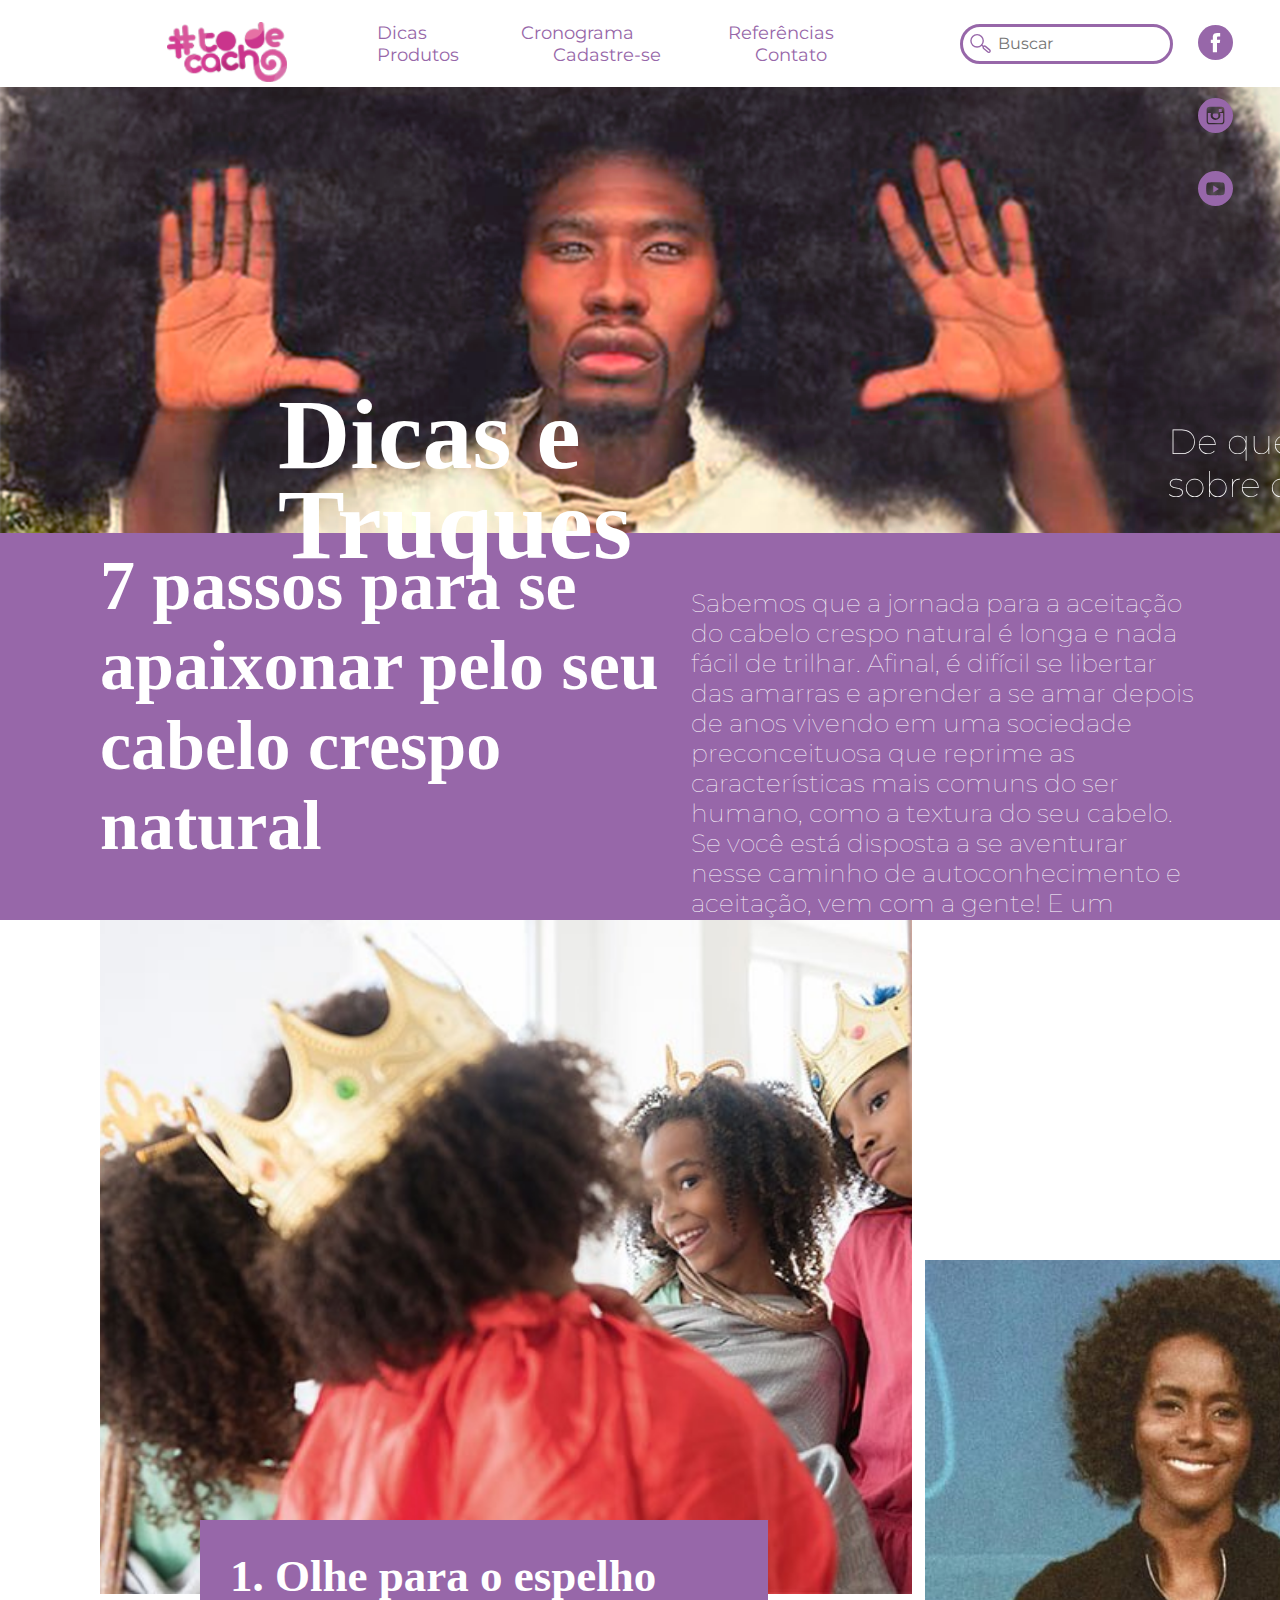
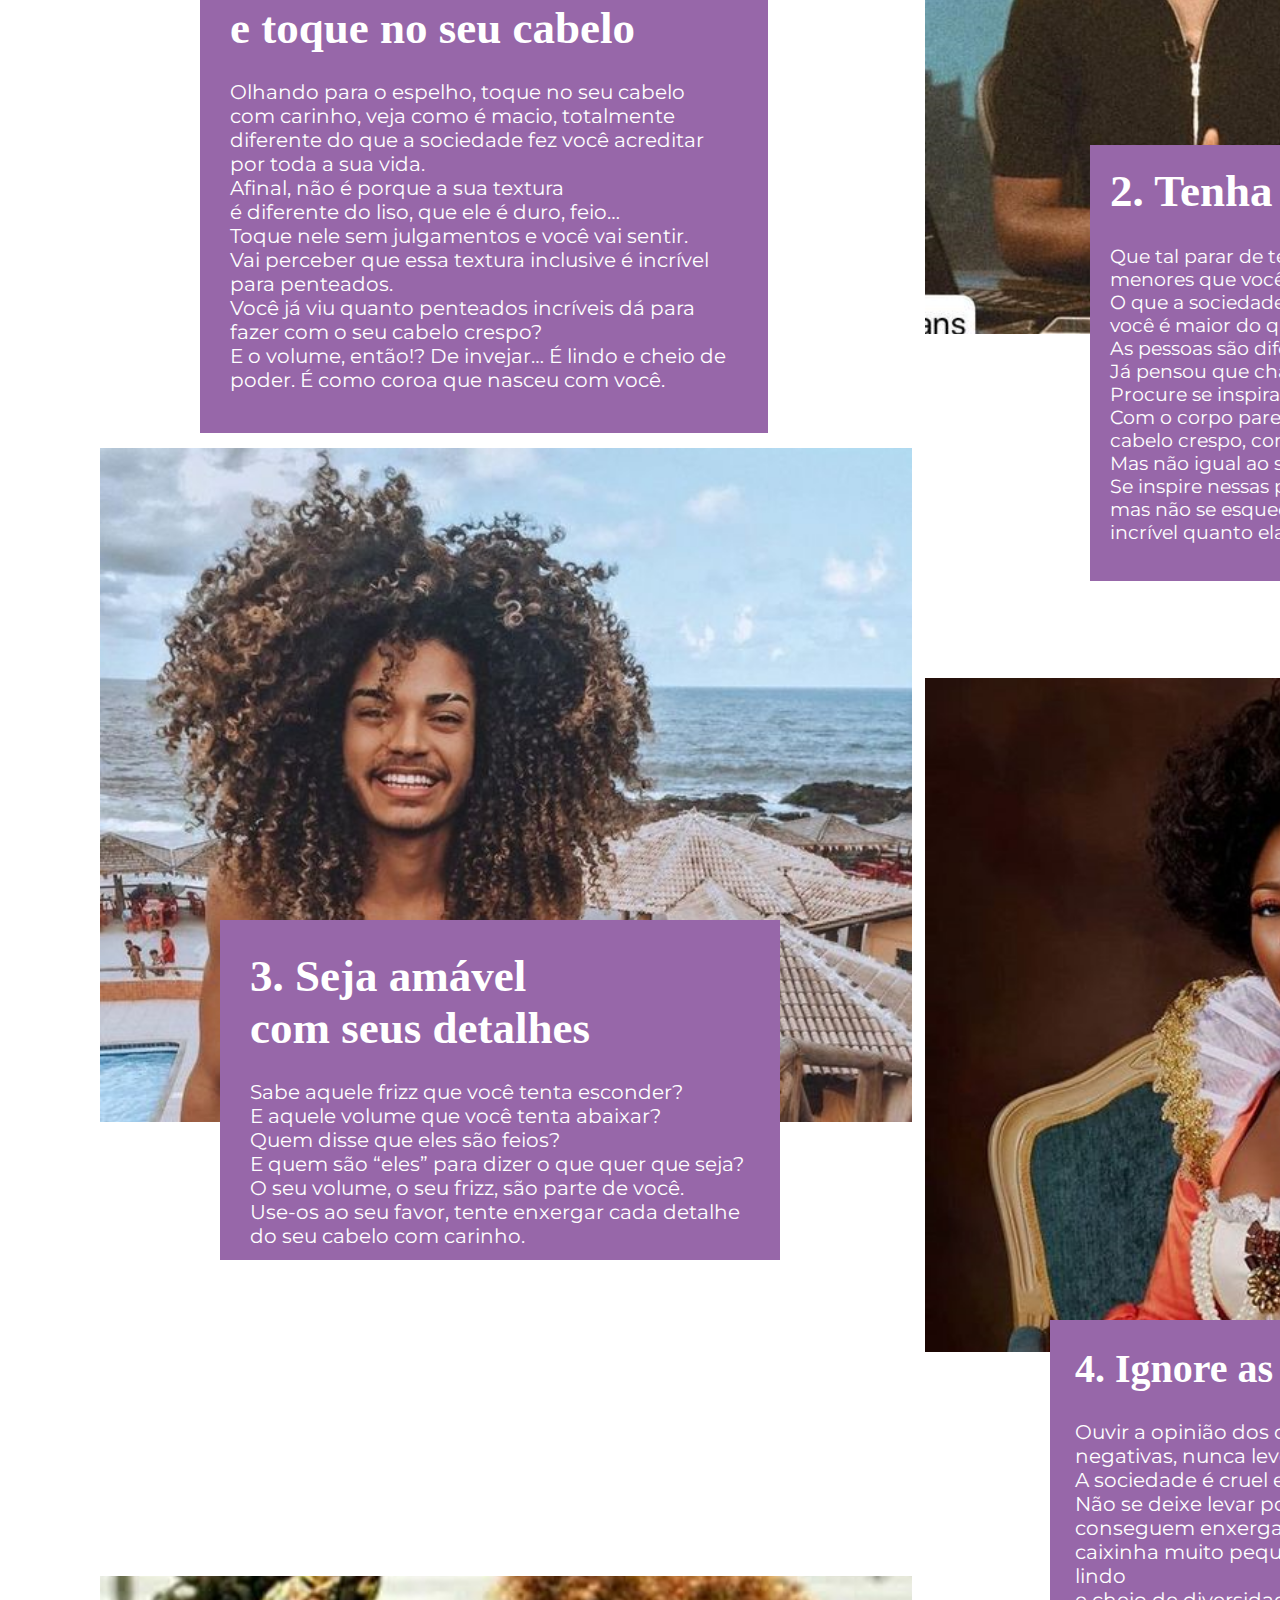
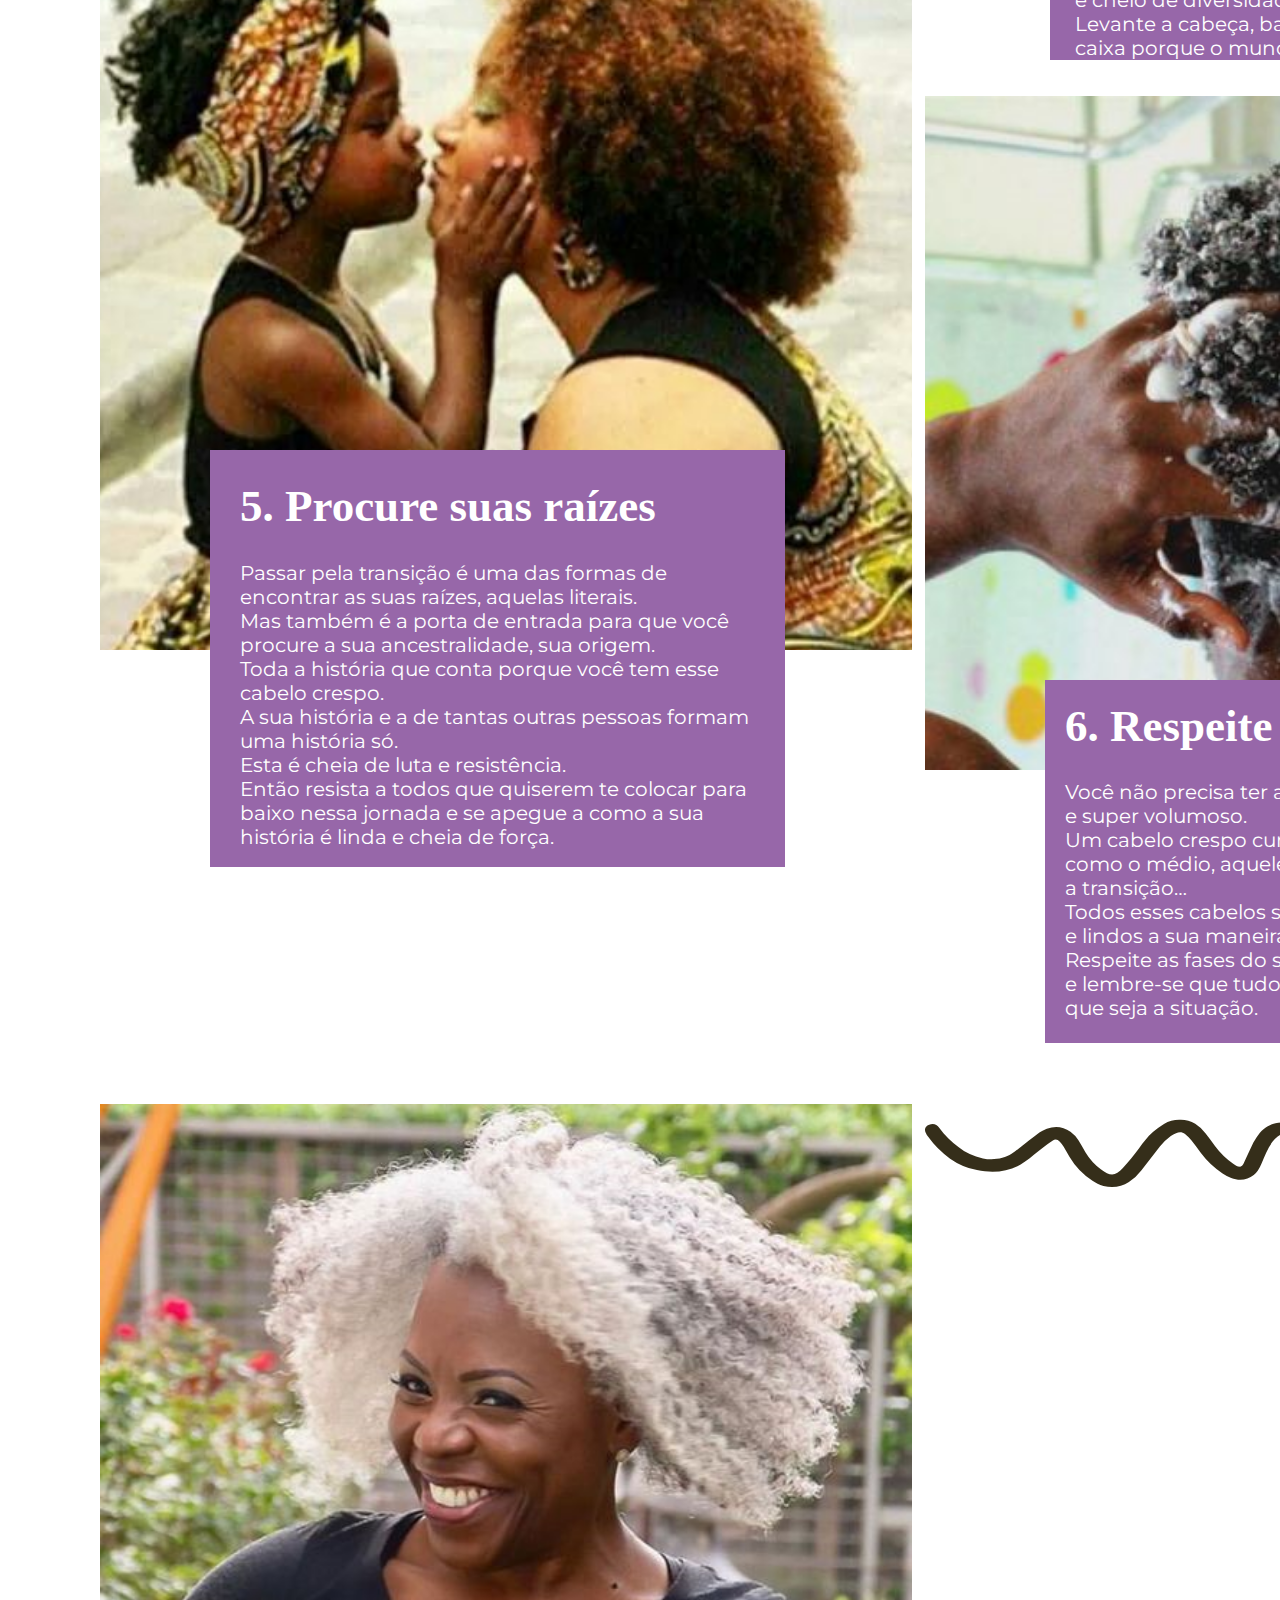
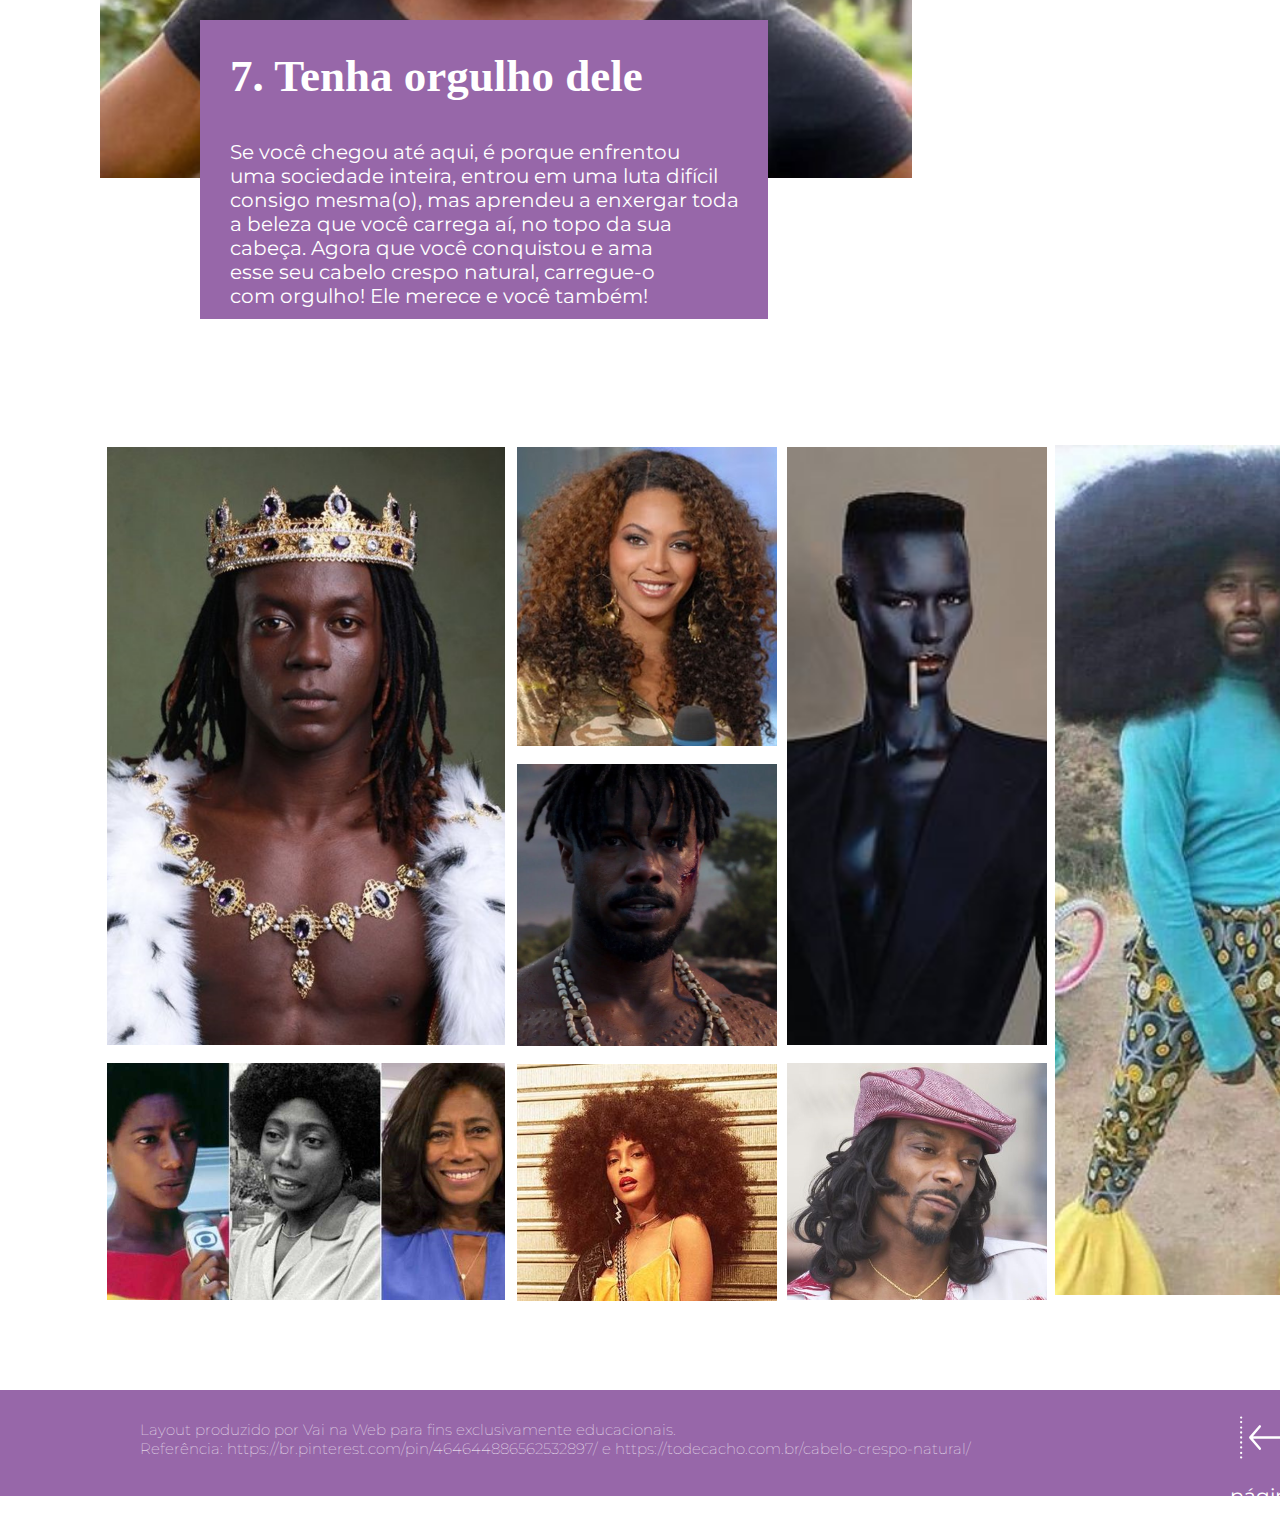
<file: Fechamento Bloco I/index.html>
<!--
    Desafio - Reprodução de layout.
     referência: https://xd.adobe.com/view/0e3d95bd-b65a-48ea-8d0c-a3ea5e85703d-5b6e/ 
     visualização: https://codepen.io/t4lu/full/MWEgqEO
-->

<!DOCTYPE html>
<html lang="pt-br">
<head>
  <meta charset="UTF-8">
  <link rel="stylesheet" href="style.css">
  <meta http-equiv="X-UA-Compatible" content="IE=edge">
  <meta name="viewport" content="width=device-width, initial-scale=1.0">
  <title>Desafio 10 - "Tô de Cacho"</title>
</head>

<body>
  <header>
    <section class="header">
      <img src="assets/logo todecacho.png" alt="Logo to de cacho">

      <nav><!-- abre menu-->
        <ul>
          <li>Dicas</li>
          <li>Cronograma</li>
          <li>Referências</li>
          <li>Produtos</li>
          <li>Cadastre-se</li>
          <li>Contato</li>
        </ul>
      </nav> <!-- fecha menu-->

      <section class="search"><!-- abre barra de busca -->
        <img src="assets/Layer_3.svg" alt="lupinha da barra de busca">
        <input type="search" placeholder="Buscar">
      </section><!--fecha barra de busca -->

      <section class="icons"><!--abre redes sociais na lateral sup dir-->
        <img src="assets/icon face bol.svg" alt="Logo facebook">
        <img src="assets/icon insta bol.svg" alt="Logo instagram">
        <img src="assets/icon youtube bol.svg" alt="Logo youtube">
      </section><!--fecha redes sociais na lateral sup dir -->
    </section><!--fecha a classe header-->
  </header>

  <main>
    <section class="content">
      <img src="assets/cabeludo.png" alt="Imagem do topo">

      <div class="tips">
        <h2>Dicas e Truques</h2>
      </div><!--fecha div de texto 1 -->

      <div class="tips2">
        <h2>De quem sabe muito sobre cabelos crespos</h2>
      </div><!--fecha div de texto 2 -->
    </section><!--fecha o content-->

    <div class="box">
      <h2>7 passos para se apaixonar pelo seu cabelo crespo natural</h2>

      <p> Sabemos que a jornada para a aceitação do cabelo crespo natural é longa e nada fácil de trilhar. Afinal, é
        difícil se libertar das amarras e aprender a se amar depois de anos vivendo em uma sociedade preconceituosa
        que reprime as características mais comuns do ser humano, como a textura do seu cabelo. Se você está
        disposta a se aventurar nesse caminho de autoconhecimento e aceitação, vem com a gente! E um segredo: não
        precisa ter medo!</p>
    </div><!--fecha a box-->

      <section class="tips-main">
        <div class="tip-1">
          <h2>1. Olhe para o espelho e toque no seu cabelo</h2>
          <p>Olhando para o espelho, toque no seu cabelo com carinho, veja como é macio, totalmente diferente do que a sociedade fez você acreditar por toda a sua vida.<br>
            Afinal, não é porque a sua textura <br>
            é diferente do liso, que ele é duro, feio… <br>
            Toque nele sem julgamentos e você vai sentir.<br>
            Vai perceber que essa textura inclusive é incrível para penteados.<br>
            Você já viu quanto penteados incríveis dá para fazer com o seu cabelo crespo? <br>
            E o volume, então!? De invejar… É lindo e cheio de poder. É como coroa que nasceu com você.</p>
        </div>

        <div class="tip-2">
          <h2>2. Tenha referências</h2>
          <p>Que tal parar de tentar se encaixar em padrões menores que você? <br>
            O que a sociedade diz que é bonito, não importa, você é maior do que isso. <br>
            As pessoas são diferentes e essa é a beleza da vida. Já pensou que chato todo mundo igual? <br>
            Procure se inspirar em pessoas semelhantes. <br>
            Com o corpo parecido, tom de pele similar e um cabelo crespo, como o seu… <br>
            Mas não igual ao seu, porque você é única. <br>
            Se inspire nessas pessoas, pessoas que você admira, mas não se esqueça de que você é tão <br>
            incrível quanto elas, do jeitinho que você é.</p>
        </div>

        <div class="tip-3">
          <h2>3. Seja amável com seus detalhes</h2>
          <p>Sabe aquele frizz que você tenta esconder? <br>
            E aquele volume que você tenta abaixar? <br>
            Quem disse que eles são feios? <br>
            E quem são “eles” para dizer o que quer que seja? <br>
            O seu volume, o seu frizz, são parte de você. <br>
            Use-os ao seu favor, tente enxergar cada detalhe do seu cabelo com carinho.</p>
        </div>

        <div class="tip-4">
          <h2>4. Ignore as opiniões alheias</h2>
          <p>Ouvir a opinião dos outros, principalmente as negativas, nunca levou ninguém a lugar nenhum.<br>
            A sociedade é cruel e algumas pessoas também. <br>
            Não se deixe levar por pessoas que só conseguem enxergar olhando de dentro de uma caixinha muito pequena para um mundo grande, lindo <br>
            e cheio de diversidade. <br>
            Levante a cabeça, balance o seu cabelo e saia da caixa porque o mundo é seu!</p>
        </div>

        <div class="tip-5">
          <h2>5. Procure suas raízes</h2>
          <p>Passar pela transição é uma das formas de encontrar as suas raízes, aquelas literais. <br>
            Mas também é a porta de entrada para que você procure a sua ancestralidade, sua origem. <br>
            Toda a história que conta porque você tem esse cabelo crespo.<br>
            A sua história e a de tantas outras pessoas formam uma história só. <br>
            Esta é cheia de luta e resistência. <br>
            Então resista a todos que quiserem te colocar para baixo nessa jornada e se apegue a como a sua história é linda e cheia de força.</p>
        </div>

        <div class="tip-6">
          <h2>6. Respeite suas fases</h2>
          <p>Você não precisa ter aquele cabelo enorme <br>
            e super volumoso. <br>
            Um cabelo crespo curto também é lindo, assim como o médio, aquele com duas texturas, durante a transição… <br>
            Todos esses cabelos são seus, todos importantes <br>
            e lindos a sua maneira. <br>
            Respeite as fases do seu cabelo natural crespo <br>
            e lembre-se que tudo passa, por mais difícil <br>
            que seja a situação.</p>
        </div>

        <div class="tip-7">
          <h2>7. Tenha orgulho dele</h2>
          <p>Se você chegou até aqui, é porque enfrentou <br>
            uma sociedade inteira, entrou em uma luta difícil consigo mesma(o), mas aprendeu a enxergar toda a beleza que você carrega aí, no topo da sua cabeça. Agora que você conquistou e ama  <br>
            esse seu cabelo crespo natural, carregue-o <br>
            com orgulho! Ele merece e você também!</p>
        </div>
    
        <div class="column-main-1">
        <img src="assets/cabelo no espelho.png" alt="Meninas no espelho">

        <img src="assets/NoPath - Copia (19).png" alt="Homem sorrindo">

        <img src="assets/NoPath - Copia (55).png" alt="Mãe e filha">

        <img src="assets/NoPath - Copia (57).png" alt="Mulher sorrindo">
      </div>

      <div class="column-main-2">
        <img src="assets/NoPath - Copia (18).png" alt="Maju coutinho">

        <img src="assets/NoPath - Copia (49).png" alt="Realeza">

        <img src="assets/NoPath - Copia (56).png" alt="Lavando o cabelo">

        <img src="assets/Caminho 9.svg" alt="Fio de cabelo">
      </div>

    </section><!--fecha a caixa das imagens-->

    <section class="gallery-main"><!--abre sessão de referencias-->
      <div class="column-1">
        <img class="crown" src="assets/NoPath - Copia (52)@2x.png" alt="Homem com coroa">
        <img src="assets/gloriamaria.png" alt="Gloria Maria">
      </div>

      <div class="column-2">
        <img src="assets/NoPath - Copia (54).png" alt="Beyonce">
        <img src="assets/NoPath - Copia (53).png" alt="Killmonger">
        <img src="assets/NoPath - Copia (14).png" alt="Thais Araujo">
      </div>

      <div class="column-3">
        <img src="assets/NoPath - Copia (11).png" alt="Modelo com cigarro">
        <img src="assets/cabelo snoopydog.png" alt="Snoop Dogg">
      </div>

        <img class="afro" src="assets/NoPath - Copia (10).png" alt="Modelo com cabelo afro">
        
        <div class="column-4">
        <img src="assets/NoPath - Copia (12).png" alt="Modelo com penteado trançado">
        <img src="assets/NoPath - Copia (9).png" alt="Homem com cabelo curto">
      </div><!--fecha div da coluna 4-->

    </section><!--fecha sessão de referencias -->
  </main>

  <footer>
    <div class="copyright">
      <p>Layout produzido por Vai na Web para fins exclusivamente educacionais.</p>
      <p>Referência: https://br.pinterest.com/pin/464644886562532897/ e https://todecacho.com.br/cabelo-crespo-natural/</p>
    </div>

    <section class="icons-footer"><!-- abre area de icones da footer -->

      <div>
        <img src="assets/Grupo 7.svg" alt="setinha para esquerda">
        <p>página anterior</p>
      </div>

      <div>
        <img src="assets/Grupo 5.svg" alt="setinha para cima">
        <p>voltar <br>ao topo</p>
      </div>

      <div>
        <img src="assets/Grupo 6.svg" alt="setinha para direita">
        <p>próxima página</p>
      </div>

    </section><!-- fecha area de icones da footer -->

  </footer>
</body>
</html>
</file>
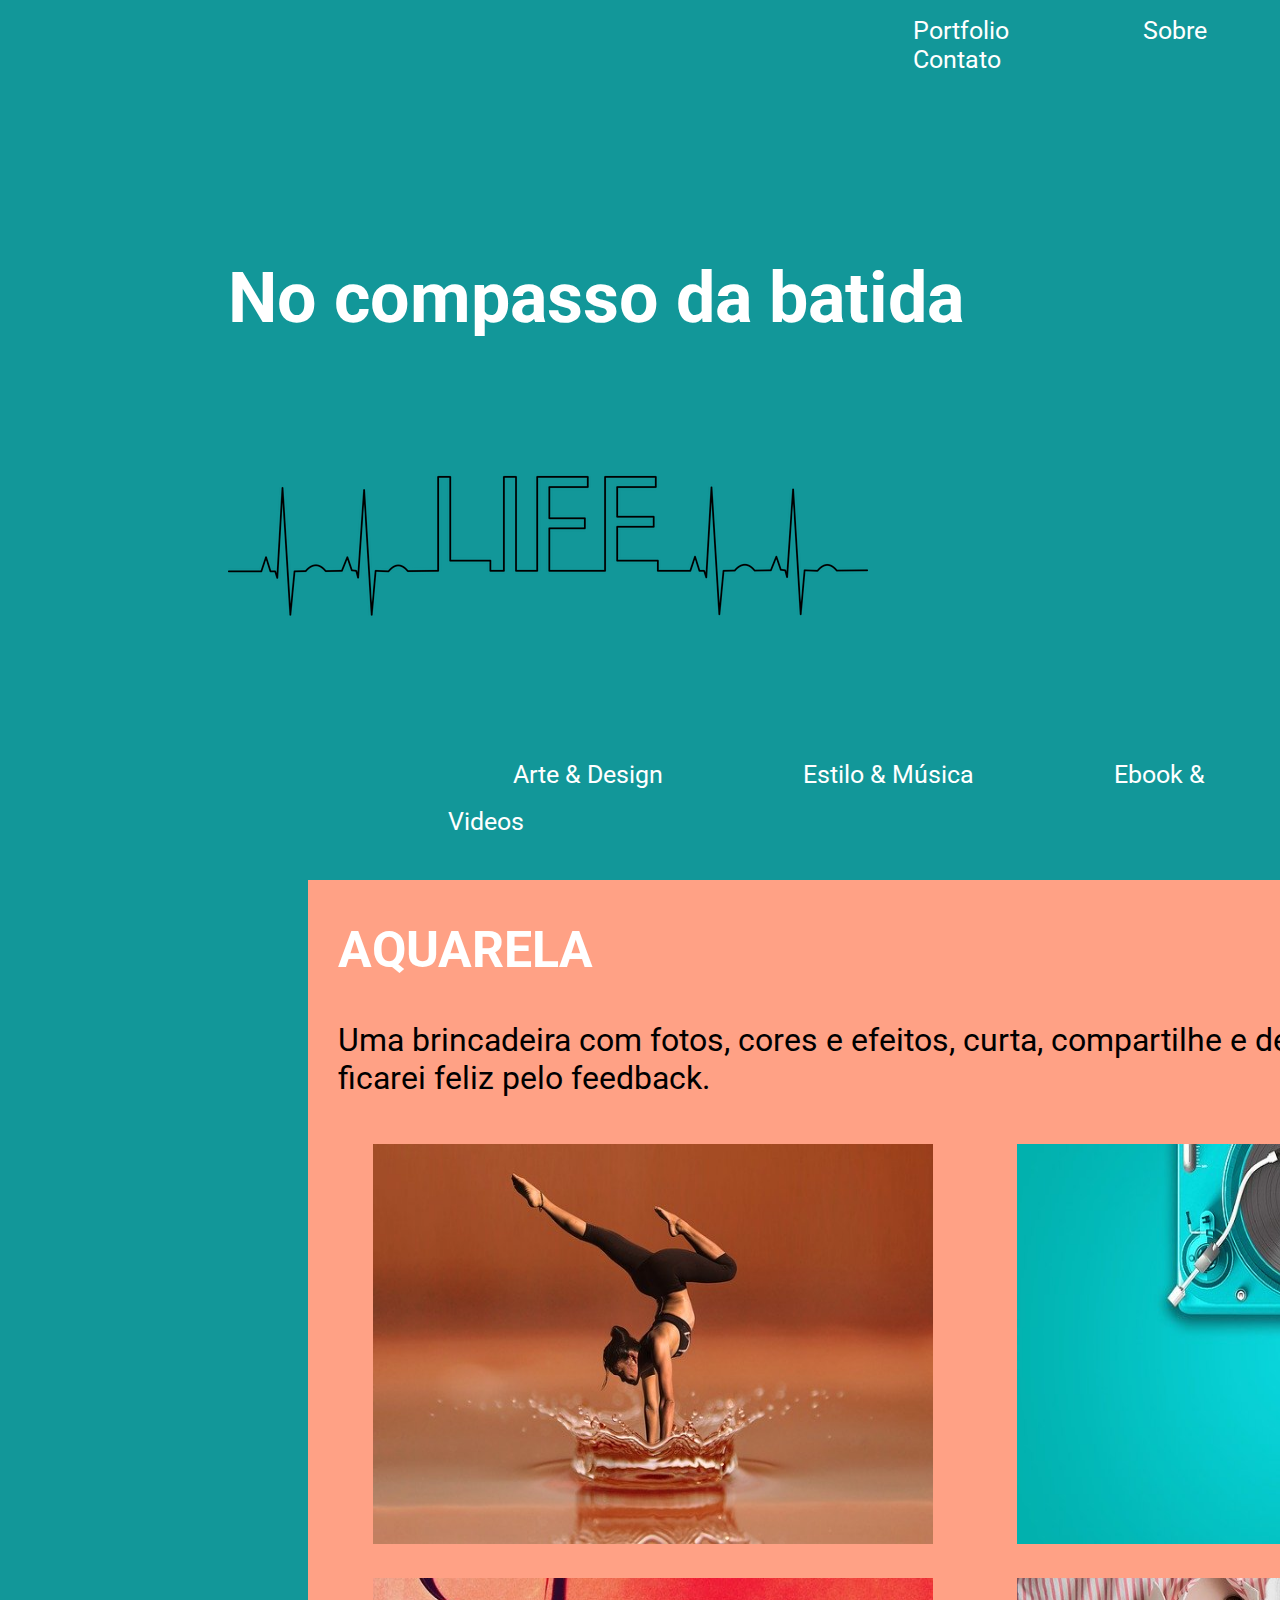
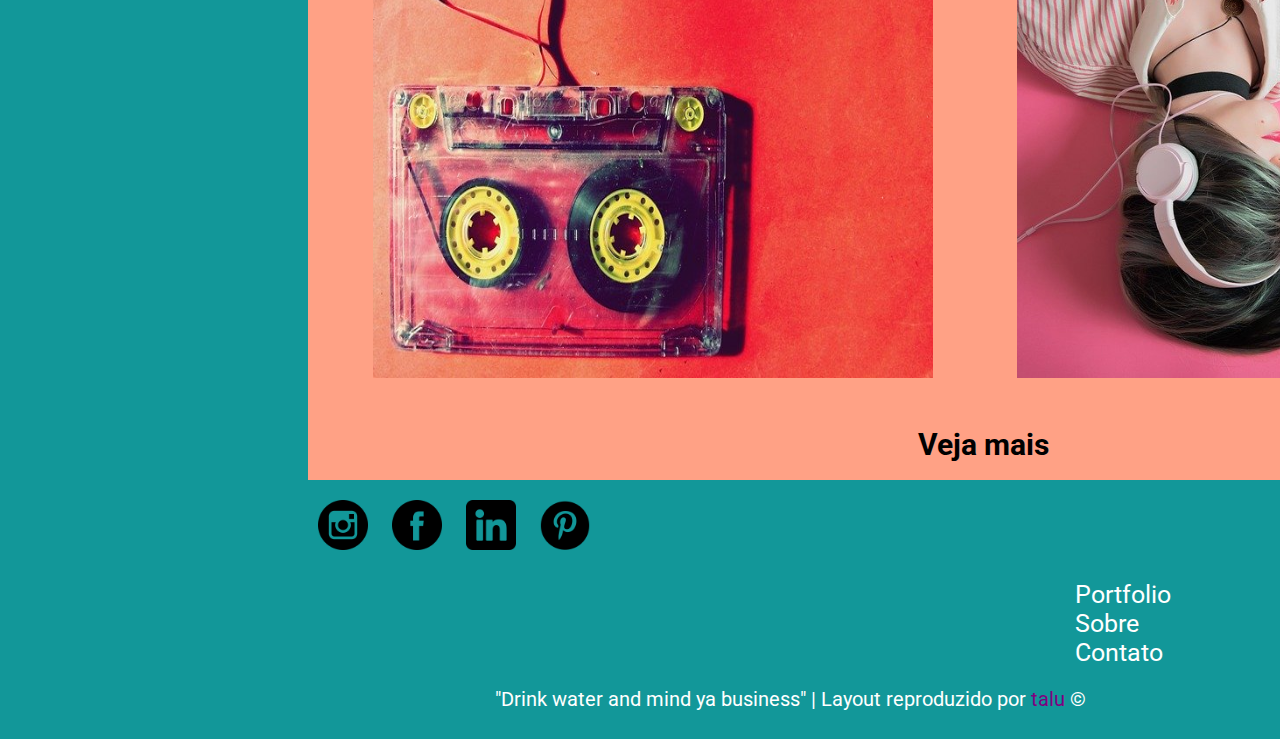
<file: HTML + CSS/Desafio 8.html>
<!--
    Desafio 8 - Reprodução de layout.
     referência: https://www.figma.com/file/eqI9VbBccDj0wjy8E0IzZC/Beat?node-id=0%3A1
     visualização: https://codepen.io/t4lu/full/xxLPOQL
-->

<!DOCTYPE html>
<html lang="pt-br">

<head>
    <meta charset="UTF-8">
    <meta http-equiv="X-UA-Compatible" content="IE=edge">
    <meta name="viewport" content="width=device-width, initial-scale=1.0">
    <link rel="stylesheet" href="Desafio 8.css" />
    <title>Desafio 8</title>
</head>

<body>
    <div class="top-menu">
        <nav>
            <ul>
                <li>Portfolio</li>
                <li>Sobre</li>
                <li>Contato</li>
            </ul>
        </nav>
    </div>

    <div class="page-title">
        <h1>No compasso da batida</h1>
        
        <img src="assets/desafio 8/life-title.png" alt="Foto lateral - 'LIFE' -">
    </div>

    <div class="middle-menu">
        <nav>
            <ul>
                <li>Arte & Design</li>
                <li>Estilo & Música</li>
                <li>Ebook & Videos</li>
            </ul>
        </nav>
    </div>

    <div class="box">
        <h2>aquarela</h2>
        <p>Uma brincadeira com fotos, cores e efeitos, curta, compartilhe e deixe seu comentário, ficarei feliz pelo feedback.</p>

        <div class="imgs-center">
            <img src="assets/desafio 8/mulher-alongando.jpg" alt="Foto de uma mulher se alongando">
        </div>

        <div class="imgs-center">
            <img src="assets/desafio 8/toca-discos.jpg" alt="Foto de um toca discos na cor turquesa">
        </div>

        <div class="imgs-center">
            <img src="assets/desafio 8/fita-cassete.jpg" alt="Foto de uma fita cassete com fundo vermelho alaranjado">
        </div>

        <div class="imgs-center">
            <img src="assets/desafio 8/mulher-fone.jpg"
                alt="Foto de uma mulher com fones de ouvido branco e fundo rosa">
        </div>

    <h3>Veja mais</h3>
    
</div> <!--fecha a classe box-->

<footer class="footer">

        <div class="imgs-footer">
            <img src="assets/desafio 8/icon do instagram.png" alt="Logo do instagram">
        </div>

        <div class="imgs-footer">
            <img src="assets/desafio 8/logo do facebook.png" alt="Logo do facebook">
        </div>

        <div class="imgs-footer">
            <img src="assets/desafio 8/logo do linkedin.png" alt="Logo do linkedin">
        </div>

        <div class="imgs-footer">
            <img src="assets/desafio 8/icon do pinterest.png" alt="Logo do pinterest">
        </div>

        <div class="bottom-menu">
            <nav>
                <ul>
                    <li>Portfolio</li>
                    <li>Sobre</li>
                    <li>Contato</li>
                </ul>
            </nav>
        </div>

        <div class="talu">
            <p>"Drink water and mind ya business" | Layout reproduzido por <a href="https://linktr.ee/t4lu"
                    target="_blank">talu</a> &copy;</p>
        </div>

    </footer>

</body>

</html>
</file>
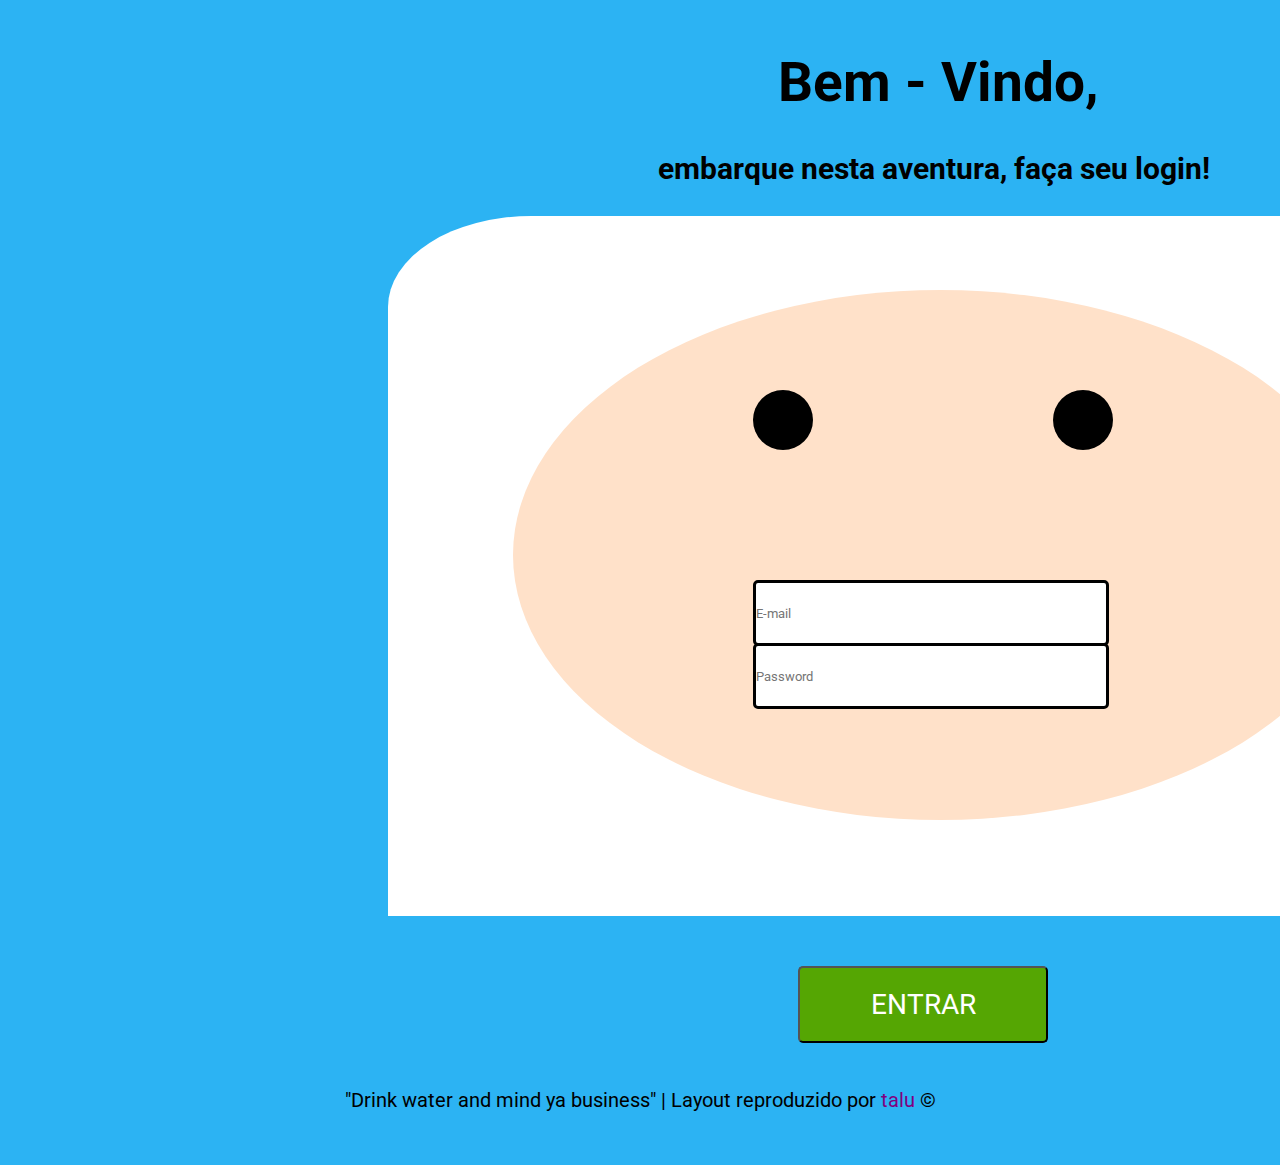
<file: HTML + CSS/Desafio 9.html>
<!--
    Desafio 9 - Reprodução de layout.
     referência: https://www.figma.com/proto/pwgyOlJFZGY4k2Ct56OPSe/FINN---Login?node-id=0%3A1&scaling=min-zoom&page-id=0%3A1
     visualização: https://codepen.io/t4lu/full/mdMXwop
-->

<!DOCTYPE html>
<html lang="pt-br">

<head>
    <meta charset="UTF-8">
    <meta http-equiv="X-UA-Compatible" content="IE=edge">
    <meta name="viewport" content="width=device-width, initial-scale=1.0">
    <link rel="stylesheet" href="Desafio 9.css" />
    <title>Desafio 9</title>
</head>

<body>

    <div class="titles">
        <h1>Bem - Vindo,</h1>
        <h3>embarque nesta aventura, faça seu login!</h3>
    </div>

    <div class="box">
        <div class="face">
            <div class="left-eye"></div>
            <div class="right-eye"></div>
            <input class="fake-form" type="email" name="email" placeholder= "E-mail"/>
            <input class="fake-form2" type="email" name="email" placeholder= "Password"/>
            </section>
        </div><!--fecha a classe face -->
    </div><!--fecha a classe box -->


    <button>entrar</button>


    <footer>
        <p>"Drink water and mind ya business" | Layout reproduzido por <a href="https://linktr.ee/t4lu"
                target="_blank">talu</a> &copy;</p>
        </div>
    </footer>


</body>

</html>
</file>
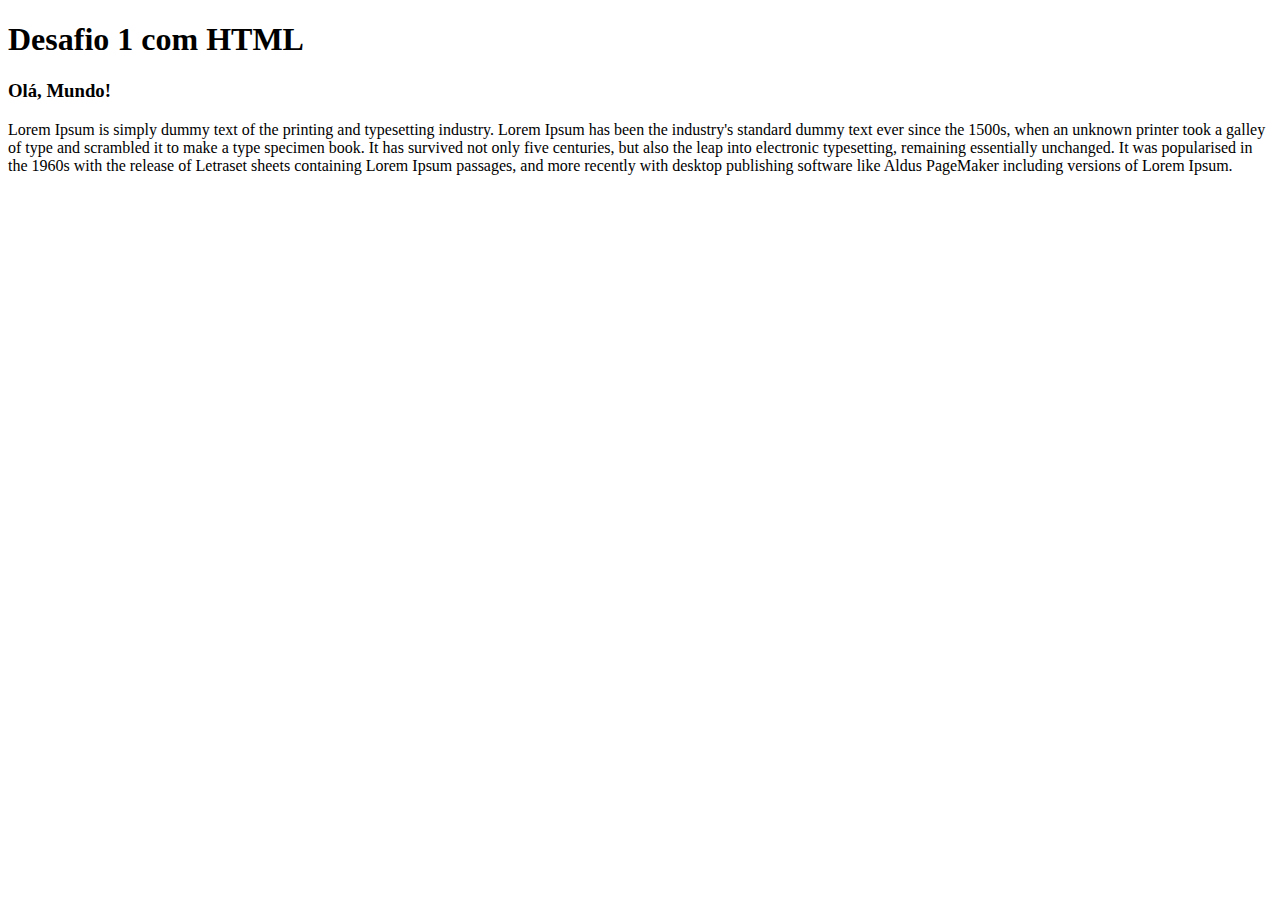
<file: HTML/Desafio 1.html>
<!--
Utilizando os conhecimentos que compartilhamos essa semana, faça o seguinte exercício:

1 - Crie uma nova página;
2 - Adicione um título;
3 - Adicione um parágrafo e quebre a maldição da lenda do olá mundo para sempre. -->

<!DOCTYPE html>
<html lang="pt-br">
<head>
    <meta charset="UTF-8">
    <meta http-equiv="X-UA-Compatible" content="IE=edge">
    <meta name="viewport" content="width=device-width, initial-scale=1.0">
    <title>Desafio 1 </title>
</head>
<body>
      
<h1>Desafio 1 com HTML</h1>

<h3>Olá, Mundo!</h3>

<p>Lorem Ipsum is simply dummy text of the printing and typesetting industry. Lorem Ipsum has been the industry's standard dummy text ever since the 1500s, when an unknown printer took a galley of type and scrambled it to make a type specimen book. It has survived not only five centuries, but also the leap into electronic typesetting, remaining essentially unchanged. It was popularised in the 1960s with the release of Letraset sheets containing Lorem Ipsum passages, and more recently with desktop publishing software like Aldus PageMaker including versions of Lorem Ipsum.</p>
  
</body>
</html>
</file>
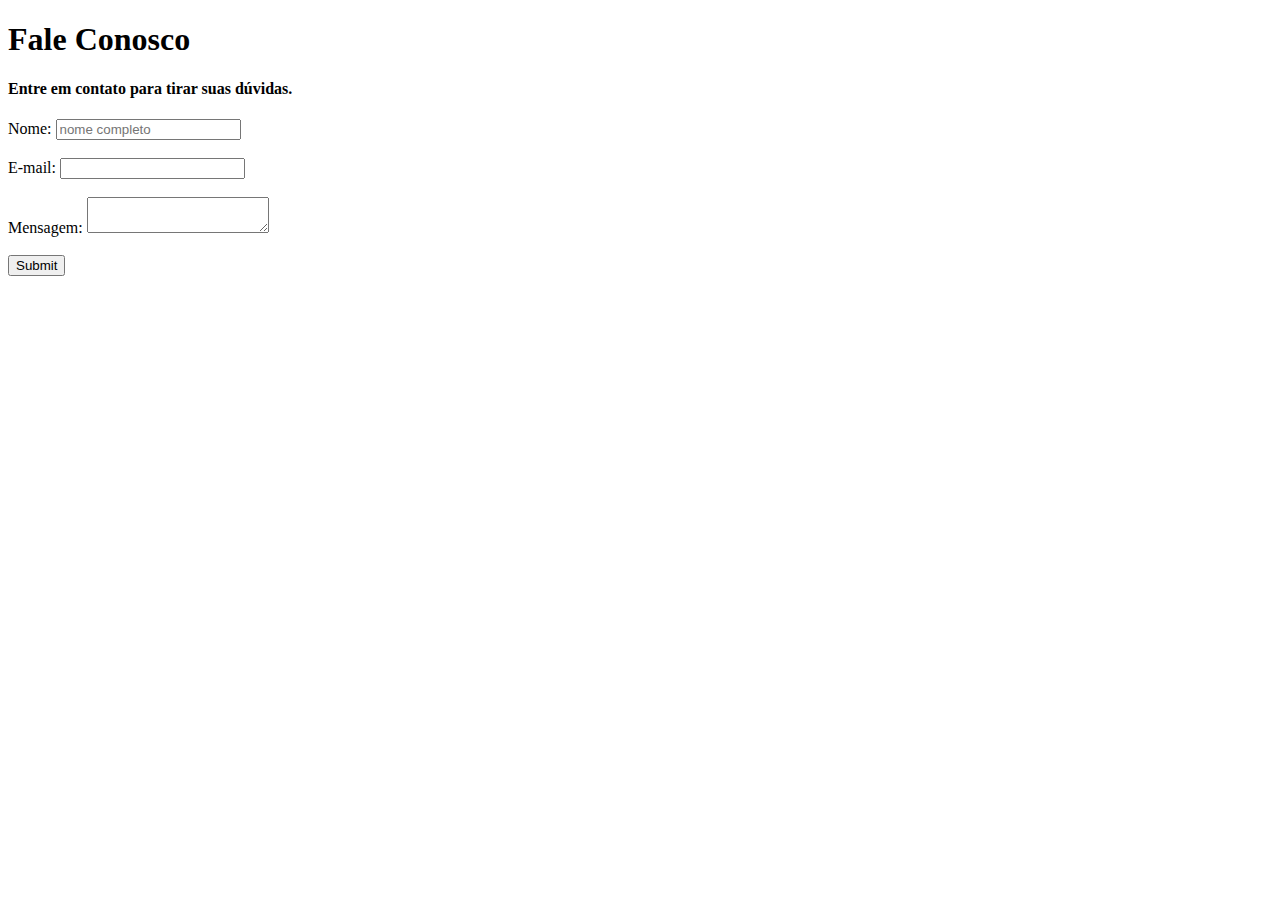
<file: HTML/Desafio 3.html>
<!--
1 - Crie uma página com a estrutura básica completa
2 - Adicione um form
3 - Adicione dentro do form uma label contendo a palavra Nome
4 - Adicione abaixo um input type="text"
5 - Adicione abaixo uma label contendo a palavra Email
6 - Adicione abaixo um input com type="email"
7 - Adicione um input com type="submit" para criar o botão de enviar
-->

<!DOCTYPE html>
<html lang="pt-br">
<head>
    <meta charset="UTF-8">
    <title>Fale Conosco</title>
</head>
<body>
  <h1>Fale Conosco</h1>
  
  <h4>Entre em contato para tirar suas dúvidas.</h4>
  
  <form>
    <label>Nome:
      <input type="text" name="nome" placeholder="nome completo"/>
    </label>
    <br>
    <br>
      <label>E-mail:
      <input type="email" name="email"/>
    </label>
    <br>
    <br>
    <label>Mensagem:
    <textarea type="text"></textarea>
    </label>
    <br>
    <br>
    <label>
    <input type="submit"/>
    </label>
  </form>
  
</body>
</html>
</file>
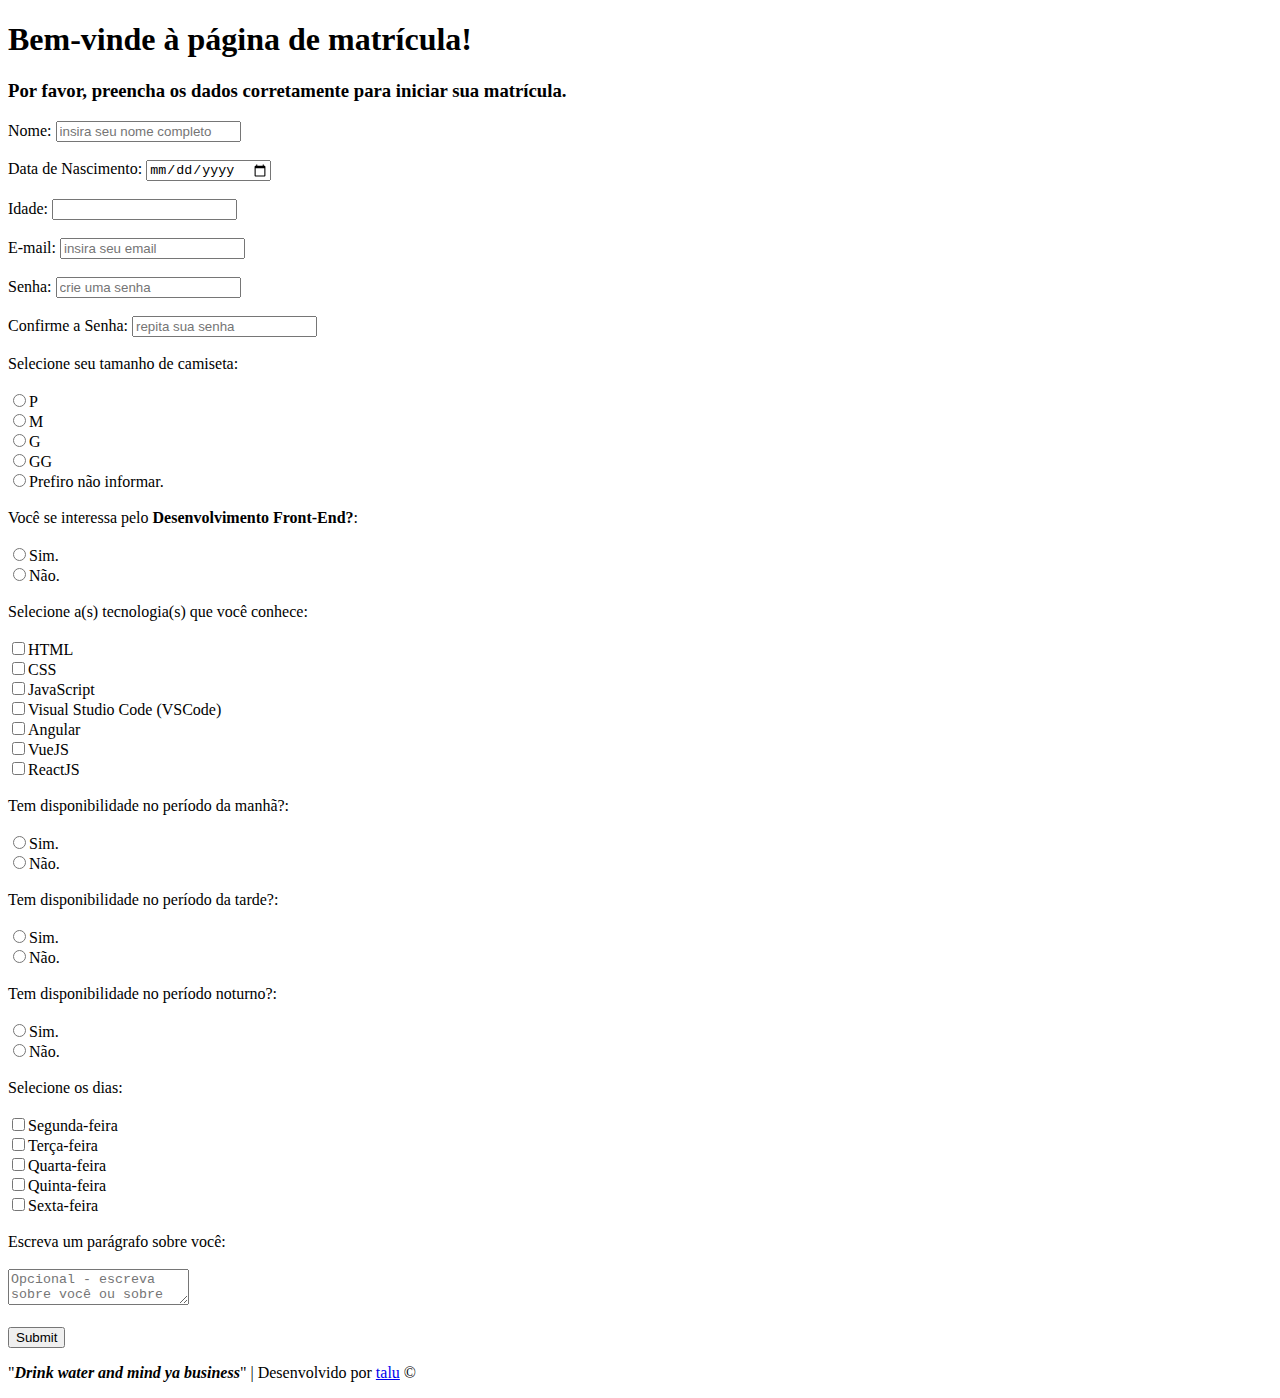
<file: HTML/Desafio 4.html>
<!--
Evolua seu formulário, e crie uma ficha de matrícula:

00 - Crie uma página com a estrutura básica COMPLETA
01 - Adicione um main dentro da body
02 - Adicione um form dentro da <main></main>
03 - Adicione dentro do form uma <label> Nome:
04 - Adicione um input com type="text"
05 - Adicione uma <label> Email:
06 - Adicione um input com type="email"
07 - Adicione uma <label> Idade:
08 - Adicione um input com type="number"
09 - Adicione um título "Tamanho da camisa:"
10 - Adicione alguns input com type="radio" contendo os tamanhos das camisas (P,M,G,etc)
11 - Adicione um título "Dias para estudar: "
12 - Adicione alguns input com type="checkbox" contendo os dias da semana (seg,ter,etc)
13 - Adicione ao final um button Enviar.

-->
<!DOCTYPE html>
  <html lang="pt-br">

  <head>
    <meta charset="UTF-8" />
    <title>Ficha de Matrícula</title>
  </head>

  <body>
    <header>
      <h1>Bem-vinde à página de matrícula!</h1>
      <h3>Por favor, preencha os dados corretamente para iniciar sua matrícula.</h3>
    </header>
    <main>
      <form>
        <label for="nome"> Nome: </label>
        <input type="text" name="nome" placeholder="insira seu nome completo" />
        <br><br>
        <label> Data de Nascimento: </label>
        <input type="date" />
        <br><br>
        <label> Idade: </label>
        <input type="number" name="idade" />
        <br><br>
        <label for="email"> E-mail: </label>
        <input type="email" name="email" placeholder="insira seu email" />
        <br><br>
        <label> Senha: </label>
        <input type="password" name="senha" placeholder="crie uma senha" />
        <br><br>
        <label> Confirme a Senha: </label>
        <input type="password" required name="senha" placeholder="repita sua senha" />
        <br><br>
        <label>Selecione seu tamanho de camiseta:
          <br><br>
          <input type="radio" name="camiseta" value="P"/>P <br>
          <input type="radio" name="camiseta" value="M"/>M <br>
          <input type="radio" name="camiseta" value="G"/>G <br>
          <input type="radio" name="camiseta" value="GG"/>GG <br>
          <input type="radio" name="camiseta" value="outro"/>Prefiro não informar.
        </label>
        <br><br>
        <label> Você se interessa pelo <b>Desenvolvimento Front-End?</b>:
          <br><br>
          <input type="radio" name="resposta" value="Sim" />Sim. <br>
          <input type="radio" name="resposta" value="Não" />Não.
        </label>
        <br><br>
        <label>Selecione a(s) tecnologia(s) que você conhece:
          <br><br>
          <input type="checkbox" name="tecnologia" value="HTML" />HTML <br>
          <input type="checkbox" name="tecnologia" value="CSS" />CSS <br>
          <input type="checkbox" name="tecnologia" value="JS" />JavaScript <br>
          <input type="checkbox" name="tecnologia" value="VSCode" />Visual Studio Code (VSCode) <br>
          <input type="checkbox" name="tecnologia" value="Angular" />Angular <br>
          <input type="checkbox" name="tecnologia" value="Vue" />VueJS <br>
          <input type="checkbox" name="tecnologia" value="React" />ReactJS <br>
        </label>
       <br>
        <label> Tem disponibilidade no período da manhã?:
          <br><br>
          <input type="radio" name="resposta" value="Sim" />Sim. <br>
          <input type="radio" name="resposta" value="Não" />Não.
        </label>
        <br><br>
          <label> Tem disponibilidade no período da tarde?:
          <br><br>
          <input type="radio" name="resposta" value="Sim" />Sim. <br>
          <input type="radio" name="resposta" value="Não" />Não.
        </label>
        <br><br>
          <label> Tem disponibilidade no período noturno?:
          <br><br>
          <input type="radio" name="resposta" value="Sim" />Sim. <br>
          <input type="radio" name="resposta" value="Não" />Não.
        </label>
        <br><br>
        <label> Selecione os dias:
          <br><br>
           <input type="checkbox" name="semana" value="segunda"/>Segunda-feira <br>
           <input type="checkbox" name="semana" value="terça"/>Terça-feira <br>
           <input type="checkbox" name="semana" value="quarta"/>Quarta-feira <br>
           <input type="checkbox" name="semana" value="quinta"/>Quinta-feira <br>
           <input type="checkbox" name="semana" value="sexta"/>Sexta-feira
        </label>
        <br><br>
        <label>Escreva um parágrafo sobre você:
          <br><br>
          <textarea type="text" placeholder="Opcional - escreva sobre você ou sobre os seus gostos e interesses na tecnologia."></textarea>
        </label>
        <br><br>
        <label>
        <input type="submit"/>
        </label>
        
      </form>
    </main>
    <footer>
      <p>"<b><i>Drink water and mind ya business</i></b>" | Desenvolvido por <a href="https://linktr.ee/t4lu" target="_blank">talu</a> &copy;</p>
    </footer>
  </body>
  </html>
</file>
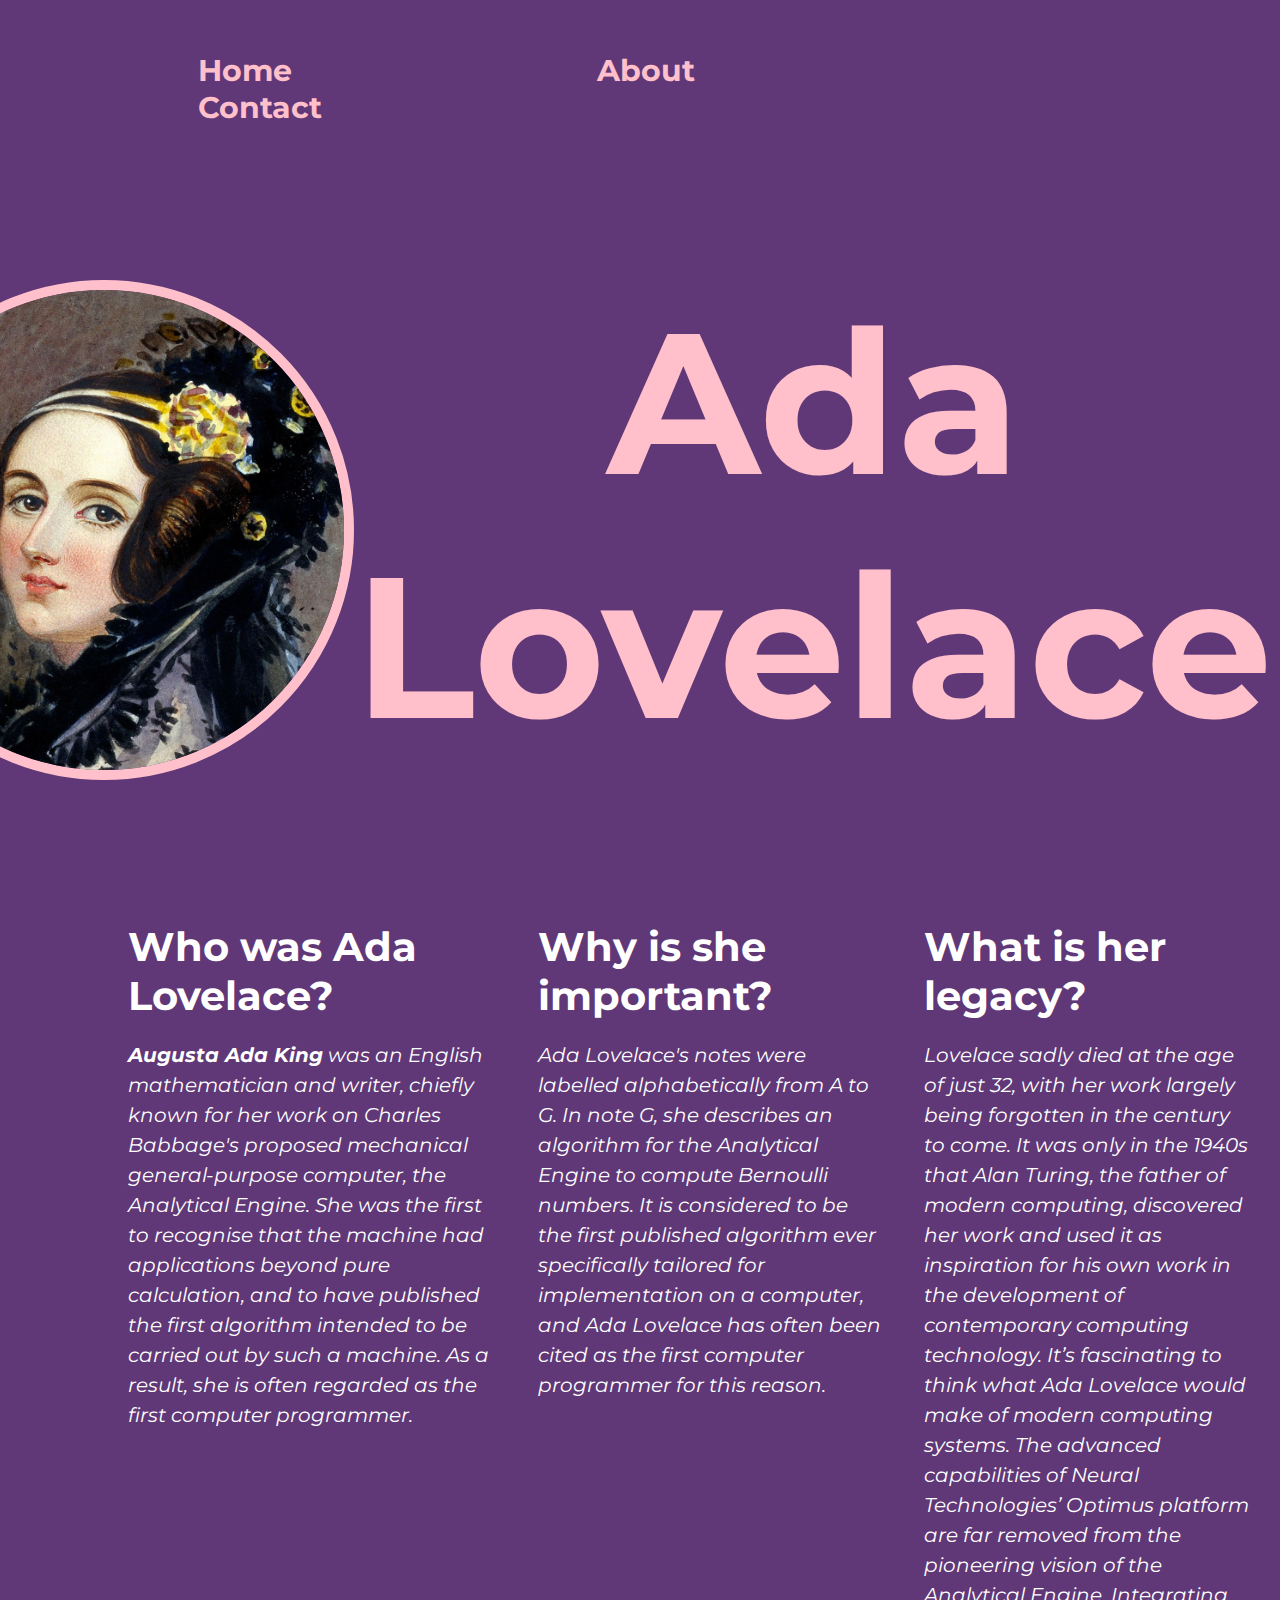
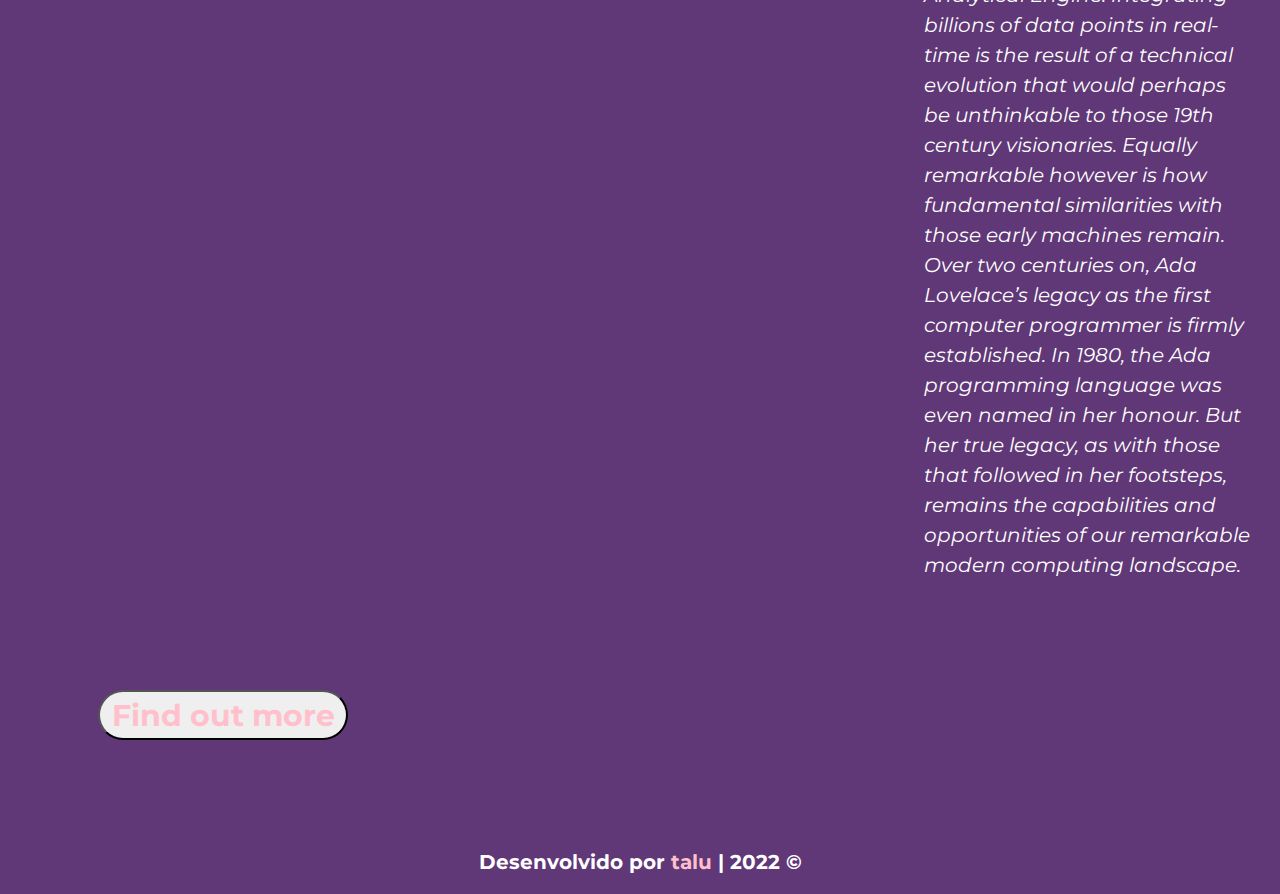
<file: Inglês/desafio-ada.html>
<!DOCTYPE html>
<html lang="en">

<head>
    <meta charset="UTF-8">
    <meta http-equiv="X-UA-Compatible" content="IE=edge">
    <meta name="viewport" content="width=device-width, initial-scale=1.0">
    <link rel="stylesheet" href="desafio-ada.css">
    <title>Ada Lovelace</title>
</head>

<body>
    <div class="menu">
        <nav>
            <ul>
                <li>Home</li>
                <li>About</li>
                <li>Contact</li>
            </ul>
        </nav>
    </div>
    <header>
        <h1>Ada Lovelace</h1>
        <img src="assets/ada-lovelace.jpg" alt="Ada Lovelace">
    </header>

    <main>
        <section>
            <div class="paragraph">
                <h3>Who was Ada Lovelace?</h3>
                <p><b>Augusta Ada King</b> was an English mathematician and writer, chiefly known for her work on
                    Charles Babbage's proposed mechanical general-purpose computer, the Analytical Engine. She was the
                    first to recognise that the machine had applications beyond pure calculation, and to have published
                    the first algorithm intended to be carried out by such a machine. As a result, she is often regarded
                    as the first computer programmer.</p>
            </div>

            <div class="paragraph">
                <h3>Why is she important?</h3>
                <p>Ada Lovelace's notes were labelled alphabetically from A to G. In note G, she describes an algorithm
                    for the Analytical Engine to compute Bernoulli numbers. It is considered to be the first published
                    algorithm ever specifically tailored for implementation on a computer, and Ada Lovelace has often
                    been cited as the first computer programmer for this reason.</p>
            </div>

            <div class="paragraph">
                <h3>What is her legacy?</h3>
                <p>

                    Lovelace sadly died at the age of just 32, with her work largely being forgotten in the century to
                    come. It was only in the 1940s that Alan Turing, the father of modern computing, discovered her work
                    and used it as inspiration for his own work in the development of contemporary computing technology.

                    It’s fascinating to think what Ada Lovelace would make of modern computing systems. The advanced
                    capabilities of Neural Technologies’ Optimus platform are far removed from the pioneering vision of
                    the Analytical Engine. Integrating billions of data points in real-time is the result of a technical
                    evolution that would perhaps be unthinkable to those 19th century visionaries. Equally remarkable
                    however is how fundamental similarities with those early machines remain.

                    Over two centuries on, Ada Lovelace’s legacy as the first computer programmer is firmly established.
                    In 1980, the Ada programming language was even named in her honour. But her true legacy, as with
                    those that followed in her footsteps, remains the capabilities and opportunities of our remarkable
                    modern computing landscape.

                </p>
            </div>
        </section>

        <button>
            <a href="https://en.wikipedia.org/wiki/Ada_Lovelace" target="_blank">Find out more</a>
        </button>
    </main>
    <footer>
        <p>Desenvolvido por <a href="https://linktr.ee/t4lu" target="_blank">talu</a> | 2022 &copy;</p>
    </footer>
</body>

</html>
</file>
<file: Fechamento Bloco I/style.css>
@import url('https://fonts.googleapis.com/css2?family=Montserrat&family=PlayfairDisplay&display=swap');

* {
    margin: 0;
    padding: 0;
    box-sizing: border-box;
    font-family: 'Montserrat', sans-serif;
}

.header {
    display: flex;
    align-items: center;

    background-color: white;
    max-width: 100%;
    width: 1920px;
    height: 87px;

    position: fixed;
}

.header img {
    width: 120px;
    height: 60px;

    margin-left: 167px;
    margin-top: 16px;
}

li {
    display: inline;
    cursor: pointer;
    list-style: none;

    color: #9767A9;
    font-size: 18px;

    width: 56px;
    height: 22px;

    margin-left: 90px;
}

li:hover {
    color: #9767A9;
    font-weight: bold;
}

.search {
    align-items: center;
    position: relative;
    margin-left: 90px;
}

.search img {
    width: 21px;
    height: 19px;
    position: absolute;

    margin-left: 10px;
    margin-top: 10px;
}

.search input {
    border: 3px solid #9767A9;
    border-radius: 50px;

    width: 213px;
    height: 40px;

    padding-left: 35px;

    text-emphasis-color: #9767A9;
    font-size: 16px;
}

.icons {
    display: inline;
    align-items: center;

    width: 200px;
    height: 70px;
}

.icons img {
    width: 35px;
    height: 35px;
    display: inline;

    margin-left: 25px;
    margin-bottom: 18px;
}

.content {
    display: flex;
}

.content img {
    max-width: 100%;
}

.tips {
    width: 360px;
    height: 200px;

    position: absolute;

    margin-top: 390px;
    margin-left: 278px;
}

.tips h2 {
    font-family: Playfair Display;
    font-weight: bold;
    font-size: 100px;
    color: white;

    line-height: 90px;
}

.tips2 {
    width: 400px;
    height: 100px;

    position: absolute;

    margin-left: 1168px;
    margin-top: 420px;
}

.tips2 h2 {
    font-size: 35px;
    font-weight: 100;
    color: white;

    width: 450px;
    height: 98px;
}

.box {
    background-color: #9767A9;

    max-width: 100%;
    width: 1920px;
    height: 387px;

    display: flex;
    flex-direction: row;
    justify-content: space-evenly;
    align-items: center;
}

.box h2 {
    width: 900px;
    height: 172px;

    text-align: left;
    font-family: Playfair Display;
    font-weight: 900;
    font-size: 70px;

    color: white;

    margin-bottom: 190px;
    margin-left: 100px;
}

.box p {
    margin-right: 85px;

    width: 768px;
    height: 278px;

    font-size: 25px;
    font-weight: 100;
    color: white
}

.tips-main {
    max-width: 100%;
    width: 1920px;
    height: 4270px;

    display: grid;
    grid-template-columns: repeat(2, 900px);
    grid-template-rows: 600px 600px 600px;
}

.tip-1 {
    background-color: #9767A9;
    width: 568px;
    height: 513px;

    position: absolute;

    margin-left: 200px;
    margin-top: 600px;

    color: white;
}

.tip-1 h2 {
    width: 450px;
    height: 100px;

    margin: 30px;
    
    font-family: Playfair Display;
    font-size: 45px;
}

.tip-1 p {
    width: 503px;
    height: 312px;

    margin: 30px;

    font-size: 20px;
}

.tip-2 {
    background-color: #9767A9;
    width: 530px;
    height: 436px;

    position: absolute;

    margin-left: 1090px;
    margin-top: 825px;

    color: white;
}

.tip-2 h2 {
    width: 417px;
    height: 60px;

    margin: 20px;
    
    font-family: Playfair Display;
    font-size: 45px;
}

.tip-2 p {
    width: 490px;
    height: 312px;

    margin: 20px;

    font-size: 19px;
}

.tip-3 {
    background-color: #9767A9;
    width: 560px;
    height: 340px;

    position: absolute;

    margin-left: 220px;
    margin-top: 1600px;

    color: white;
}

.tip-3 h2 {
    width: 340px;
    height: 100px;

    margin: 30px;

    font-family: Playfair Display;
    font-size: 45px;
}

.tip-3 p {
    width: 503px;
    height: 170px;

    margin: 30px;

    font-size: 20px;
}

.tip-4 {
    background-color: #9767A9;
    width: 560px;
    height: 340px;

    position: absolute;

    margin-left: 1050px;
    margin-top: 2000px;

    color: white;
}

.tip-4 h2 {
    width: 505px;
    height: 50px;

    margin: 25px;
    
    font-family: Playfair Display;
    font-size: 40px;
}

.tip-4 p {
    width: 500px;
    height: 210px;

    margin: 25px;

    font-size: 20px;
}

.tip-5 {
    background-color: #9767A9;
    width: 575px;
    height: 417px;

    position: absolute;

    margin-left: 210px;
    margin-top: 2730px;

    color: white;
}

.tip-5 h2 {
    width: 450px;
    height: 51px;

    margin: 30px;
    
    font-family: Playfair Display;
    font-size: 45px;
}

.tip-5 p {
    width: 513px;
    height: 300px;

    margin: 30px;

    font-size: 20px;
}

.tip-6 {
    background-color: #9767A9;
    width: 568px;
    height: 363px;

    position: absolute;

    margin-left: 1045px;
    margin-top: 2960px;

    color: white;
}

.tip-6 h2 {
    width: 420px;
    height: 60px;

    margin: 20px;
    
    font-family: Playfair Display;
    font-size: 45px;
}

.tip-6 p {
    width: 503px;
    height: 247px;

    margin: 20px;

    font-size: 20px;
}

.tip-7 {
    background-color: #9767A9;
    width: 568px;
    height: 299px;

    position: absolute;

    margin-left: 200px;
    margin-top: 3900px;

    color: white;
}

.tip-7 h2 {
    width: 450px;
    height: 60px;

    margin: 30px;
    
    font-family: Playfair Display;
    font-size: 45px;
}

.tip-7 p {
    width: 513px;
    height: 170px;

    margin: 30px;

    font-size: 20px;
}

.column-main-1 img {
    margin-bottom: 450px;
    margin-left: 100px;
}

.column-main-2 img {
    margin-top: 340px;
    margin-left: 25px;
}

.gallery-main {
    display: grid;
    grid-template-columns: repeat(5, 300px);
    grid-template-rows: 500px 500px;

    margin-left: 100px;
}

.column-1 {
    margin-top: 50px;
}

.column-1 img {
    margin: 7px;
}

.column-2 {
    margin-left: 110px;
    margin-top: 50px;

    width: 300px;
    height: 900px;
}

.column-2 img {
    margin: 7px;
}

.column-3 {
    margin-left: 80px;
    margin-top: 50px;
    margin-bottom: 90px;
}

.column-3 img {
    margin: 7px;
}

.column-4 {
    margin-left: 160px;
    margin-top: 50px;
}

.column-4 img {
    margin: 7px;
}

.crown {
    width: 398px;
    height: 598px;
}

.afro {
    width: 398px;
    height: 850px;

    margin-left: 55px;
    margin-top: 55px;
}

footer {
    display: flex;

    background-color: #9767A9;

    max-width: 100%;
    width: 1920px;
    height: 106px;
}

.copyright {
    margin-top: 30px;
    margin-left: 140px;
}

.copyright p {
    width: 900px;

    font-family: Montserrat;
    font-size: 15px;
    font-weight: 100;
    color: white;
}

.icons-footer {
    display: flex;
    margin-left: 190px;
}

.icons-footer p {
    width: 100px;
    display: inline-block;
    margin-top: 20px;

    font-family: Montserrat;
    font-size: 20px;
    color: white;
}

.icons-footer img {
    width: 45px;
    height: 45px;

    margin-left: 10px;
    margin-top: 25px;
}
</file>
<file: HTML + CSS/Desafio 8.css>
@import url('https://fonts.googleapis.com/css2?family=Montserrat:wght@100;200;300;400;500&family=Roboto:wght@300;400&display=swap');

* {
    box-sizing: border-box;
    list-style: none;

    color: #fff;
    font-family: 'Montserrat', sans-serif;
    font-family: 'Roboto', sans-serif;
}

body {
    background-color: #129799;
}

nav ul li {
    margin: 40px;
    padding: 25px;

    display: inline;

    font-size: 25px;
    color: white;

    cursor: pointer;
}

.top-menu {
    margin-left: 800px;
}

.page-title {
    display: inline-flex;
  
    flex-wrap: wrap;
    align-content: center;
    margin-top: 50px;
    margin-left: 220px;

    padding: 0px;
}

.page-title h1 {
    font-size: 70px;
    padding-top: 70px;
}

.page-title img { 
  display: inline-block;
}

.middle-menu {
    font-size: 40px;
    margin-left: 400px;
}

.box {
    background-color: #FFA185;
    display: inline-block;
  
    height: 1200px;
    width: 1350px;

    margin-left: 300px;
}

.box h2 {
    text-transform: uppercase;
    color: white;
    font-size: 50px;
    margin-left: 30px;
}

.box p {
    color: black;
    font-size: 32px;
    margin-left: 30px;
}

.imgs-center {
    display: inline-block;
    padding: 15px;
}

.imgs-center img {

    width: 560px;
    height: 400px;

    margin-left: 50px;
}

.box h3 {
    text-align: center;
    color: black;
    font-size: 30px;
}

.footer {
    margin-top: 10px;
    margin-left: 300px;
    display: inline-block;
}

.imgs-footer {
    display: inline-block;
}

.imgs-footer img {
    width: 70px;
    height: 70px;
    padding: 10px;
}

.bottom-menu {
    margin-left: 112px;
    padding-left: 550px;
}

.talu {
    text-align: center;
}

.talu a {
    text-decoration: none;
    color: purple;
    font-size: 20px;

}

.talu p {
    font-size: 20px;
}
</file>
<file: HTML + CSS/Desafio 9.css>
@import url("https://fonts.googleapis.com/css2?family=Montserrat:wght@100;200;300;400;500&family=Roboto:wght@300;400&display=swap");

* {
  color: black;
  font-family: "Montserrat", sans-serif;
  font-family: "Roboto", sans-serif;
}

body {
  background-color: #2cb3f3;
}

.titles {
  max-width: 560px;
  margin-left: 650px;
  margin-top: 50px;
}

h1 {
  font-weight: 500px;
  font-size: 55px;

  max-width: 350px;
  margin-left: 120px;
}

h3 {
  font-weight: 500px;
  font-size: 30px;
}

.box {
  width: 1100px;
  height: 700px;

  margin-left: 380px;

  border-top-left-radius: 13%;
  border-top-right-radius: 13%;

  background-color: white;
}

.face {
  position: absolute;

  border-radius: 100%;

  width: 855px;
  height: 530px;
  left: 368px;
  top: 290px;

  margin-left: 145px;
  background: #ffe1c9;
}

.left-eye {
  position: absolute;
  border-radius: 100%;
  
  width: 60px;
  height: 60px;
  
  left: 240px;
  top: 100px;
  
  background: black;
}

.right-eye {
  position: absolute;
  border-radius: 100%;
  
  width: 60px;
  height: 60px;
  
  left: 540px;
  top: 100px;
  
  background: black;
}

.fake-form {
  position: absolute;
  
  top: 290px;
  left: 240px;
  
  width: 350px;
  height: 60px;
  
  padding:0px;
  
  border: solid;
  border-radius: 5px;
  
  background-color: white;
}

.fake-form p  {
  position: absolute;

  color: #CCCCCC;
  
  font-size: 24px;
  font-weight: 500px;
  line-height: 10px;
  
  left: 9px;
}

.fake-form2 {
  position: absolute;
  
  top: 353px;
  left: 240px;
  
  width: 350px;
  height: 60px;
  
  padding:0px;
  
  border: solid;
  border-radius: 5px;
  
  background-color: white;
}

.fake-form2 p  {
  position: absolute;

  color: #CCCCCC;
  
  font-size: 24px;
  font-weight: 500px;
  line-height: 10px;
  
  left: 9px;
}

button {
    color: white;
    text-transform: uppercase;

    font-weight: 700px;
    font-size: 28px;

    margin-left: 790px;
    margin-top: 50px;


    border-radius: 5px;

    padding: 20px;
    width: 250px;
    background-color: #55A603;
}

footer {
  text-align: center;
  padding: 25px;
}

footer a {
  text-decoration: none;
  color: purple;
  font-size: 20px;
}

footer p {
  font-size: 20px;
}
</file>
<file: Inglês/desafio-ada.css>
@import url('https://fonts.googleapis.com/css2?family=Montserrat:wght@100;200;300;400;500&family=Roboto:wght@300;400&display=swap');

* {
    box-sizing: border-box;
    color: #fff;
    font-family: 'Montserrat', sans-serif;
    font-size: 20px;
}

body {
    background-color: rgb(96, 56, 119);
}

.menu {
    display: inline;
    flex-direction: row;
    margin: 200px;
}

nav ul li {
    display: inline;
    padding: 150px;
    font-size: 30px;
    font-weight: bold;
    color: pink;
    cursor: pointer;
}

li:hover {
    color: purple;
}

h1 {
    text-align: center;
    font-size: 200px;
    color: pink;
    margin-top: 20px;
}

header {
    display: flex;
    flex-direction: row-reverse;
    margin-top: 90px;
}

header img {
    width: 500px;
    height: 500px;
    margin-left: 250px;
    margin-top: 20px;
    border: solid 10px pink;
    border-radius: 900px;
}

section {
    display: flex;
    margin-left: 100px;
}

.paragraph h3 {
    margin: 20px;
    font-size: 40px;
}

.paragraph p {
    font-size: 20px;
    font-style: italic;
    line-height: 30px;
    max-width: 450px;
    margin:20px;
}

button {
    width: 250px;
    height: 50px;
    margin: 90px;
    border-radius: 30px;
}

button a {
    text-decoration: none;
    font-size: 30px;
    font-weight: bold;
    color: pink;
}

button a:hover{
    color: purple;
}

footer {
    text-align: center;
  }

  footer a {
    text-decoration: none;
    color: pink;
    font-size: 20px;
    font-weight: bold;
  }

  footer a:hover {
      color: purple;
  }
  
  footer p {
    font-size: 20px;
    font-weight: bold;
  }
</file>
